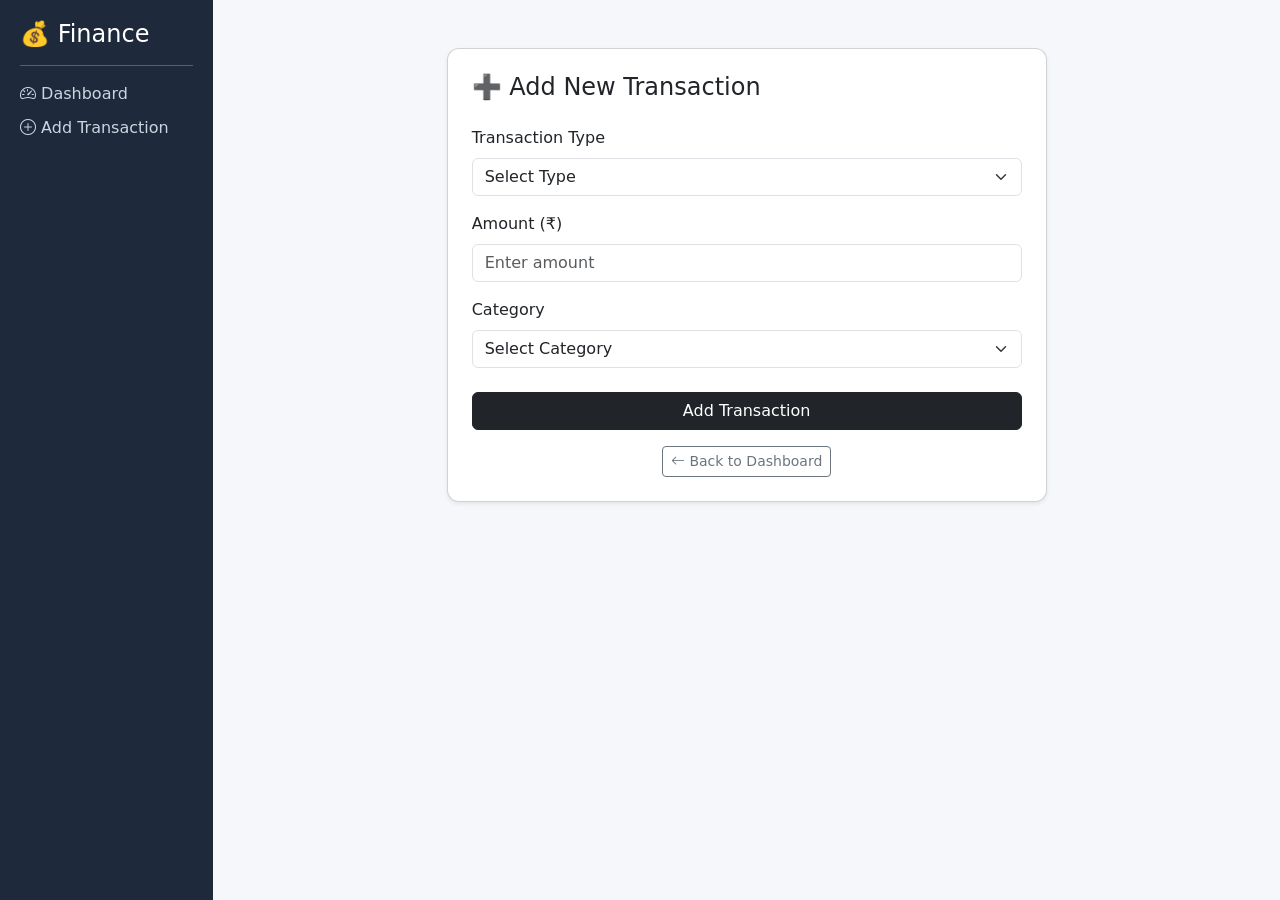
<file: add.html>
<!DOCTYPE html>
<html lang="en">
<head>
    <meta charset="UTF-8">
    <title>Add Transaction</title>

    <!-- Bootstrap -->
    <link href="https://cdn.jsdelivr.net/npm/bootstrap@5.3.0/dist/css/bootstrap.min.css" rel="stylesheet">

    <!-- Icons -->
    <link href="https://cdn.jsdelivr.net/npm/bootstrap-icons/font/bootstrap-icons.css" rel="stylesheet">

    <style>
        body {
            background: #f5f7fb;
        }
        .sidebar {
            height: 100vh;
            background: #1e293b;
            color: white;
            padding: 20px;
        }
        .sidebar a {
            display: block;
            color: #cbd5e1;
            text-decoration: none;
            margin: 10px 0;
        }
        .sidebar a:hover {
            color: white;
        }
        .card {
            border-radius: 12px;
        }
    </style>
</head>

<body>

<div class="container-fluid">
    <div class="row">

        <!-- SIDEBAR -->
        <div class="col-md-2 sidebar">
            <h4>💰 Finance</h4>
            <hr>
            <a href="/"><i class="bi bi-speedometer2"></i> Dashboard</a>
            <a href="#"><i class="bi bi-plus-circle"></i> Add Transaction</a>
        </div>

        <!-- MAIN CONTENT -->
        <div class="col-md-10 p-5">

            <div class="card shadow-sm p-4 mx-auto" style="max-width: 600px;">

                <h4 class="mb-4">➕ Add New Transaction</h4>

                <form method="POST">

                    <!-- TYPE -->
                    <div class="mb-3">
                        <label class="form-label">Transaction Type</label>
                        <select name="type" class="form-select" required>
                            <option value="">Select Type</option>
                            <option value="income">Income</option>
                            <option value="expense">Expense</option>
                        </select>
                    </div>

                    <!-- AMOUNT -->
                    <div class="mb-3">
                        <label class="form-label">Amount (₹)</label>
                        <input type="number" name="amount" class="form-control" placeholder="Enter amount" min="1" step="0.01" required>
                    </div>

                    <!-- CATEGORY -->
                    <div class="mb-3">
                        <label class="form-label">Category</label>
                        <select name="category" class="form-select" required>
                            <option value="">Select Category</option>

                            <optgroup label="Expense">
                                <option value="Food">Food</option>
                                <option value="Travel">Travel</option>
                                <option value="Shopping">Shopping</option>
                                <option value="Bills">Bills</option>
                                <option value="Entertainment">Entertainment</option>
                            </optgroup>

                            <optgroup label="Income">
                                <option value="Salary">Salary</option>
                                <option value="Freelance">Freelance</option>
                                <option value="Business">Business</option>
                                <option value="Other Income">Other Income</option>
                            </optgroup>
                        </select>
                    </div>

                    <!-- BUTTON -->
                    <div class="d-grid mt-4">
                        <button type="submit" class="btn btn-dark">Add Transaction</button>
                    </div>

                </form>

                <!-- BACK -->
                <div class="text-center mt-3">
                    <a href="/" class="btn btn-outline-secondary btn-sm">
                        <i class="bi bi-arrow-left"></i> Back to Dashboard
                    </a>
                </div>

            </div>

        </div>

    </div>
</div>

</body>
</html>
</file>
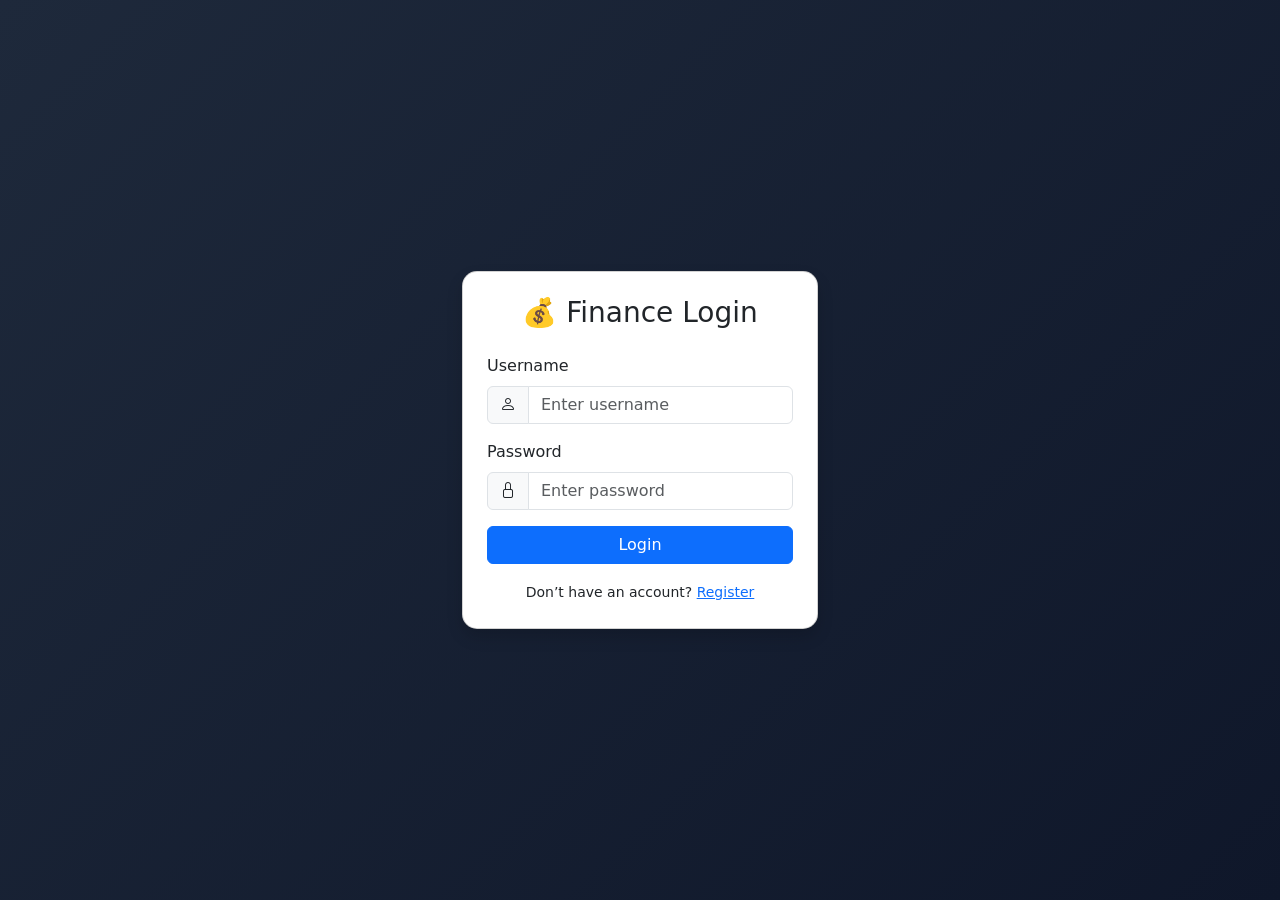
<file: login.html>
<!DOCTYPE html>
<html lang="en">
<head>
    <meta charset="UTF-8">
    <title>Login - Finance Dashboard</title>

    <!-- Bootstrap -->
    <link href="https://cdn.jsdelivr.net/npm/bootstrap@5.3.0/dist/css/bootstrap.min.css" rel="stylesheet">

    <!-- Icons -->
    <link href="https://cdn.jsdelivr.net/npm/bootstrap-icons/font/bootstrap-icons.css" rel="stylesheet">

    <style>
        body {
            background: linear-gradient(135deg, #1e293b, #0f172a);
            height: 100vh;
        }
        .login-card {
            border-radius: 15px;
        }
        .form-control:focus {
            box-shadow: none;
            border-color: #0d6efd;
        }
    </style>
</head>

<body class="d-flex align-items-center justify-content-center">

<div class="container">

    <div class="row justify-content-center">
        <div class="col-md-4">

            <div class="card login-card shadow p-4">

                <h3 class="text-center mb-4">
                    💰 Finance Login
                </h3>

                <form method="POST">

                    <!-- USERNAME -->
                    <div class="mb-3">
                        <label class="form-label">Username</label>
                        <div class="input-group">
                            <span class="input-group-text"><i class="bi bi-person"></i></span>
                            <input type="text" name="username" class="form-control" placeholder="Enter username" required>
                        </div>
                    </div>

                    <!-- PASSWORD -->
                    <div class="mb-3">
                        <label class="form-label">Password</label>
                        <div class="input-group">
                            <span class="input-group-text"><i class="bi bi-lock"></i></span>
                            <input type="password" name="password" class="form-control" placeholder="Enter password" required>
                        </div>
                    </div>

                    <!-- BUTTON -->
                    <div class="d-grid mt-3">
                        <button class="btn btn-primary">Login</button>
                    </div>

                </form>

                <!-- REGISTER LINK -->
                <div class="text-center mt-3">
                    <small>
                        Don’t have an account?
                        <a href="/register">Register</a>
                    </small>
                </div>

            </div>

        </div>
    </div>

</div>

</body>
</html>
</file>
